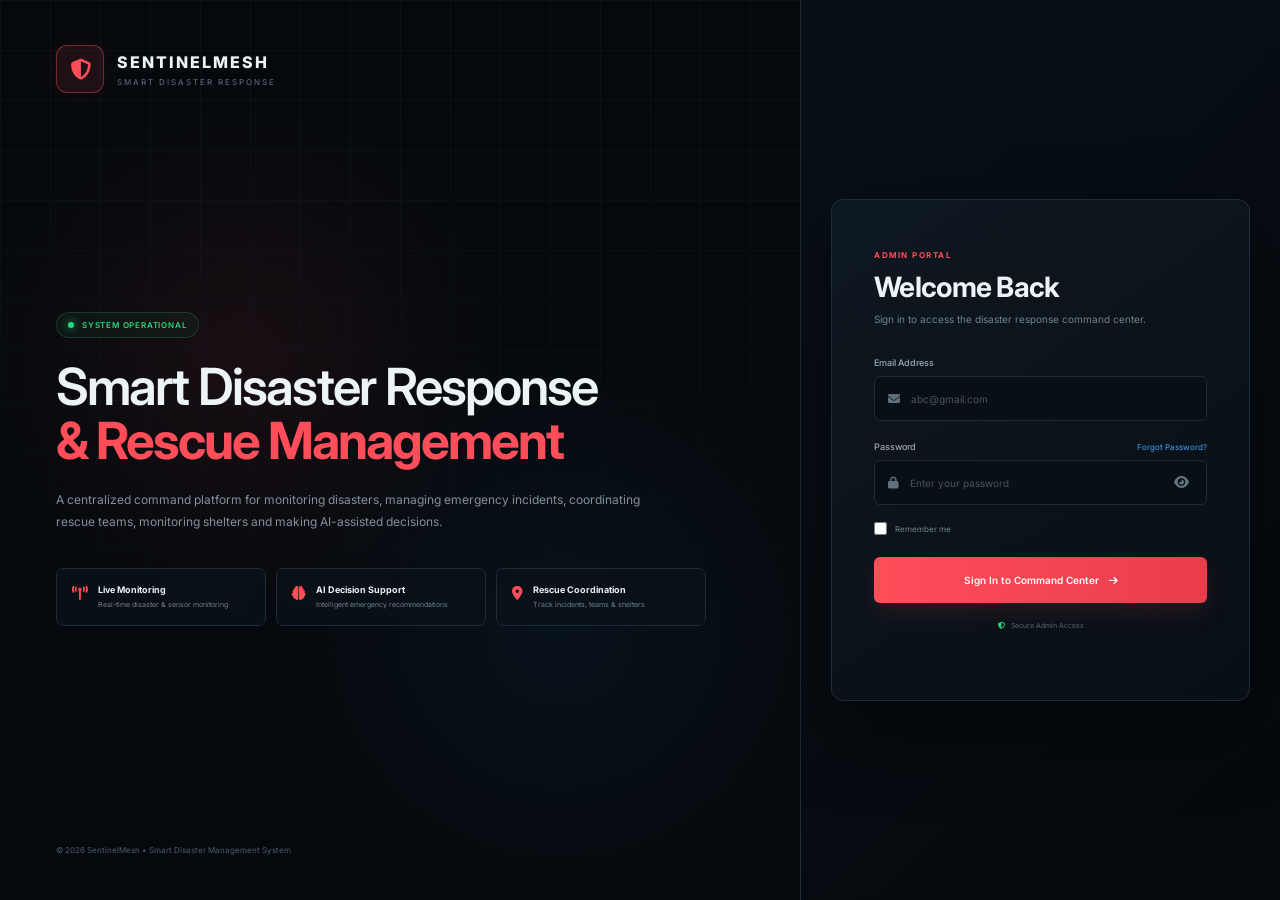
<file: index.html>
<!DOCTYPE html>
<html lang="en">
<head>
    <meta charset="UTF-8">
    <meta name="viewport" content="width=device-width, initial-scale=1.0">

    <title>SentinelMesh | Admin Login</title>

    <link rel="stylesheet" href="login.css">

    <link rel="stylesheet"
          href="https://cdnjs.cloudflare.com/ajax/libs/font-awesome/6.5.2/css/all.min.css">

    <link href="https://fonts.googleapis.com/css2?family=Inter:wght@400;500;600;700;800&display=swap"
          rel="stylesheet">
</head>

<body>

<div class="login-page">

    <!-- LEFT SIDE -->
    <div class="login-left">

        <div class="brand">
            <div class="brand-icon">
                <i class="fa-solid fa-shield-halved"></i>
            </div>

            <div>
                <h2>SENTINELMESH</h2>
                <span>SMART DISASTER RESPONSE</span>
            </div>
        </div>


        <div class="hero-content">

            <div class="status">
                <span></span>
                SYSTEM OPERATIONAL
            </div>

            <h1>
                Smart Disaster Response
                <strong>& Rescue Management</strong>
            </h1>

            <p>
                A centralized command platform for monitoring disasters,
                managing emergency incidents, coordinating rescue teams,
                monitoring shelters and making AI-assisted decisions.
            </p>


            <div class="features">

                <div class="feature">
                    <i class="fa-solid fa-tower-broadcast"></i>

                    <div>
                        <strong>Live Monitoring</strong>
                        <span>Real-time disaster & sensor monitoring</span>
                    </div>
                </div>


                <div class="feature">
                    <i class="fa-solid fa-brain"></i>

                    <div>
                        <strong>AI Decision Support</strong>
                        <span>Intelligent emergency recommendations</span>
                    </div>
                </div>


                <div class="feature">
                    <i class="fa-solid fa-location-dot"></i>

                    <div>
                        <strong>Rescue Coordination</strong>
                        <span>Track incidents, teams & shelters</span>
                    </div>
                </div>

            </div>

        </div>


        <div class="left-footer">
            © 2026 SentinelMesh • Smart Disaster Management System
        </div>

    </div>


    <!-- RIGHT SIDE -->
    <div class="login-right">

        <div class="login-card">

            <div class="mobile-logo">
                <div class="brand-icon">
                    <i class="fa-solid fa-shield-halved"></i>
                </div>

                <h2>SENTINELMESH</h2>
            </div>


            <div class="login-heading">

                <span class="small-title">
                    ADMIN PORTAL
                </span>

                <h1>Welcome Back</h1>

                <p>
                    Sign in to access the disaster response command center.
                </p>

            </div>


            <form id="loginForm">

                <!-- EMAIL -->

                <div class="input-group">

                    <label for="email">
                        Email Address
                    </label>

                    <div class="input-box">

                        <i class="fa-solid fa-envelope"></i>

                        <input
                            type="email"
                            id="email"
                            placeholder="abc@gmail.com"
                            required
                        >

                    </div>

                </div>


                <!-- PASSWORD -->

                <div class="input-group">

                    <div class="password-label">

                        <label for="password">
                            Password
                        </label>

                        <a href="#" onclick="forgotPassword(event)">
                            Forgot Password?
                        </a>

                    </div>


                    <div class="input-box">

                        <i class="fa-solid fa-lock"></i>

                        <input
                            type="password"
                            id="password"
                            placeholder="Enter your password"
                            required
                        >

                        <button
                            type="button"
                            class="show-password"
                            onclick="togglePassword()"
                        >
                            <i class="fa-solid fa-eye" id="eyeIcon"></i>
                        </button>

                    </div>

                </div>


                <!-- REMEMBER -->

                <div class="remember">

                    <label>

                        <input type="checkbox" id="remember">

                        <span>Remember me</span>

                    </label>

                </div>


                <!-- LOGIN BUTTON -->

                <button type="submit" class="login-button">

                    <span>Sign In to Command Center</span>

                    <i class="fa-solid fa-arrow-right"></i>

                </button>


                <div class="secure">

                    <i class="fa-solid fa-shield-halved"></i>

                    Secure Admin Access

                </div>


                <p id="loginMessage" class="login-message"></p>

            </form>

        </div>

    </div>

</div>


<script src="login.js"></script>

</body>
</html>
</file>
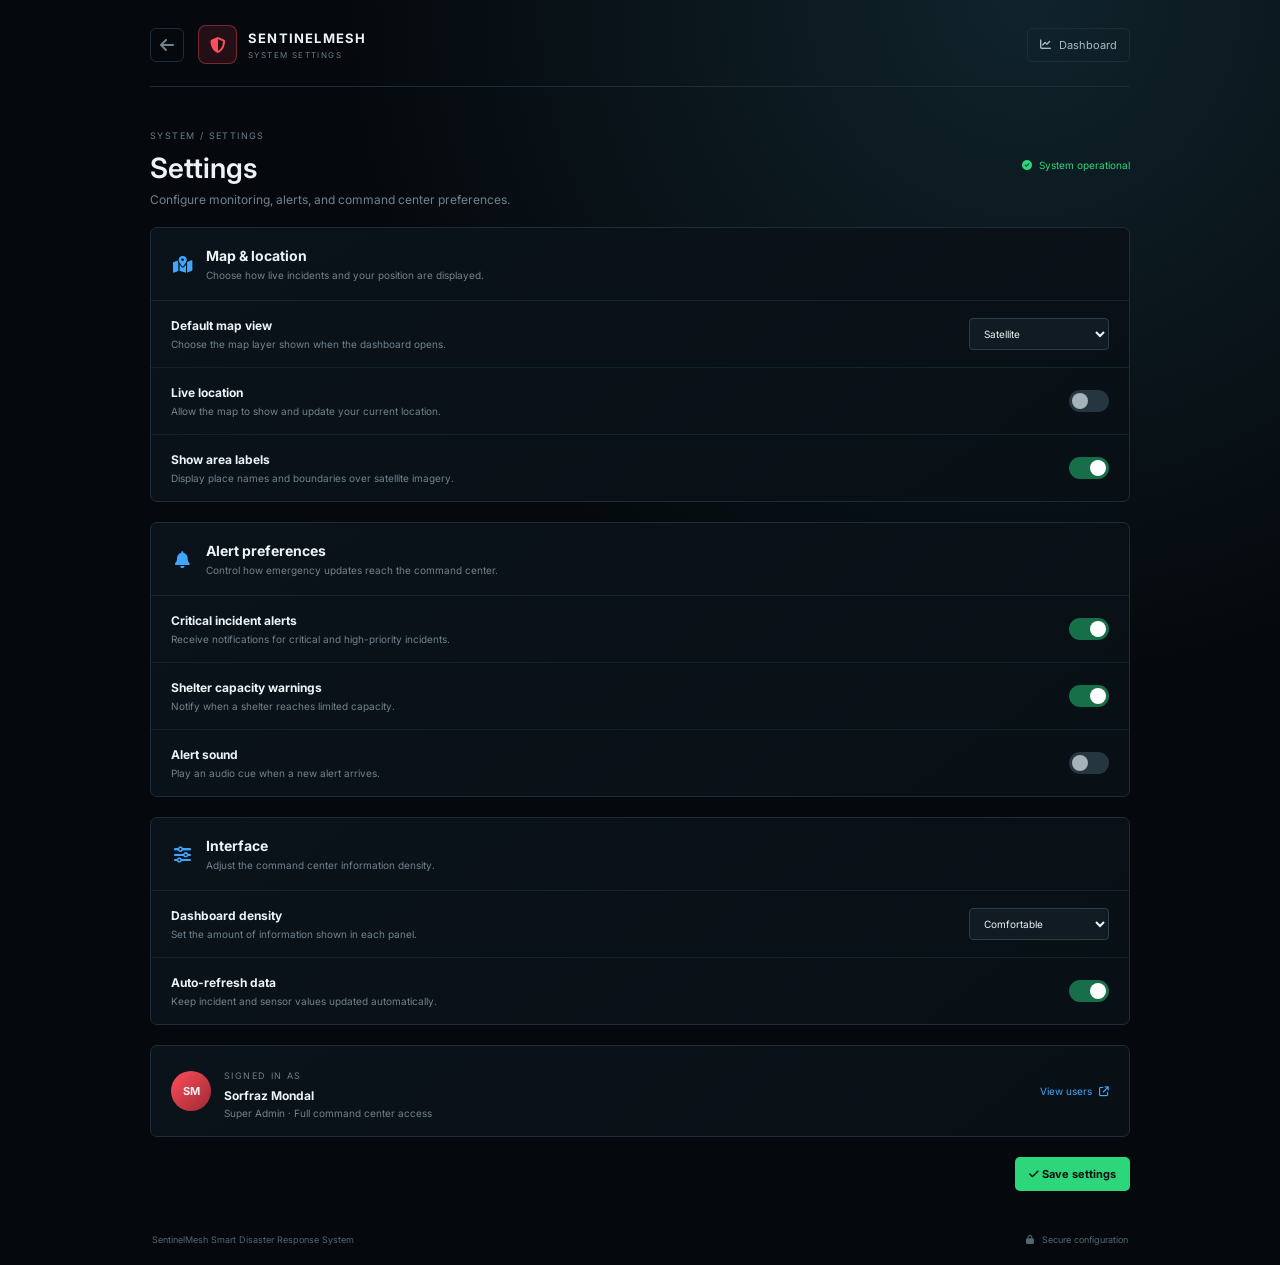
<file: settings.html>
<!DOCTYPE html>
<html lang="en">
<head>
    <meta charset="UTF-8">
    <meta name="viewport" content="width=device-width, initial-scale=1.0">

    <title>SentinelMesh | Settings</title>

    <link rel="stylesheet" href="settings.css">
    <link rel="stylesheet"
          href="https://cdnjs.cloudflare.com/ajax/libs/font-awesome/6.5.2/css/all.min.css">
    <link href="https://fonts.googleapis.com/css2?family=Inter:wght@400;500;600;700&display=swap"
          rel="stylesheet">
</head>
<body>
    <div class="settings-page">
        <header class="settings-header">
            <div class="brand-block">
                <a class="back-link" href="dashboard.html" aria-label="Back to dashboard">
                    <i class="fa-solid fa-arrow-left"></i>
                </a>
                <div class="brand-icon"><i class="fa-solid fa-shield-halved"></i></div>
                <div>
                    <h1>SENTINELMESH</h1>
                    <span>SYSTEM SETTINGS</span>
                </div>
            </div>
            <a class="dashboard-link" href="dashboard.html">
                <i class="fa-solid fa-chart-line"></i>
                Dashboard
            </a>
        </header>

        <main class="settings-main">
            <div class="page-heading">
                <div>
                    <span class="eyebrow">SYSTEM / SETTINGS</span>
                    <h2>Settings</h2>
                    <p>Configure monitoring, alerts, and command center preferences.</p>
                </div>
                <span class="status-badge"><i class="fa-solid fa-circle-check"></i> System operational</span>
            </div>

            <form id="settingsForm">
                <section class="settings-section">
                    <div class="section-heading">
                        <i class="fa-solid fa-map-location-dot"></i>
                        <div>
                            <h3>Map & location</h3>
                            <p>Choose how live incidents and your position are displayed.</p>
                        </div>
                    </div>
                    <div class="setting-row">
                        <div><strong>Default map view</strong><span>Choose the map layer shown when the dashboard opens.</span></div>
                        <select id="mapMode">
                            <option value="satellite">Satellite</option>
                            <option value="street">Street map</option>
                        </select>
                    </div>
                    <div class="setting-row">
                        <div><strong>Live location</strong><span>Allow the map to show and update your current location.</span></div>
                        <label class="switch"><input type="checkbox" id="liveLocation"><span></span></label>
                    </div>
                    <div class="setting-row">
                        <div><strong>Show area labels</strong><span>Display place names and boundaries over satellite imagery.</span></div>
                        <label class="switch"><input type="checkbox" id="areaLabels" checked><span></span></label>
                    </div>
                </section>

                <section class="settings-section">
                    <div class="section-heading">
                        <i class="fa-solid fa-bell"></i>
                        <div>
                            <h3>Alert preferences</h3>
                            <p>Control how emergency updates reach the command center.</p>
                        </div>
                    </div>
                    <div class="setting-row">
                        <div><strong>Critical incident alerts</strong><span>Receive notifications for critical and high-priority incidents.</span></div>
                        <label class="switch"><input type="checkbox" id="criticalAlerts" checked><span></span></label>
                    </div>
                    <div class="setting-row">
                        <div><strong>Shelter capacity warnings</strong><span>Notify when a shelter reaches limited capacity.</span></div>
                        <label class="switch"><input type="checkbox" id="shelterAlerts" checked><span></span></label>
                    </div>
                    <div class="setting-row">
                        <div><strong>Alert sound</strong><span>Play an audio cue when a new alert arrives.</span></div>
                        <label class="switch"><input type="checkbox" id="alertSound"><span></span></label>
                    </div>
                </section>

                <section class="settings-section">
                    <div class="section-heading">
                        <i class="fa-solid fa-sliders"></i>
                        <div>
                            <h3>Interface</h3>
                            <p>Adjust the command center information density.</p>
                        </div>
                    </div>
                    <div class="setting-row">
                        <div><strong>Dashboard density</strong><span>Set the amount of information shown in each panel.</span></div>
                        <select id="density">
                            <option value="comfortable">Comfortable</option>
                            <option value="compact">Compact</option>
                        </select>
                    </div>
                    <div class="setting-row">
                        <div><strong>Auto-refresh data</strong><span>Keep incident and sensor values updated automatically.</span></div>
                        <label class="switch"><input type="checkbox" id="autoRefresh" checked><span></span></label>
                    </div>
                </section>

                <section class="account-panel">
                    <div class="account-avatar">SM</div>
                    <div>
                        <span class="eyebrow">SIGNED IN AS</span>
                        <strong>Sorfraz Mondal</strong>
                        <small>Super Admin · Full command center access</small>
                    </div>
                    <a href="users.html">View users <i class="fa-solid fa-arrow-up-right-from-square"></i></a>
                </section>

                <div class="form-actions">
                    <span id="saveMessage" role="status" aria-live="polite"></span>
                    <button type="submit" class="save-button"><i class="fa-solid fa-check"></i> Save settings</button>
                </div>
            </form>
        </main>

        <footer>
            <span>SentinelMesh Smart Disaster Response System</span>
            <span><i class="fa-solid fa-lock"></i> Secure configuration</span>
        </footer>
    </div>

    <script src="settings.js"></script>
</body>
</html>
</file>
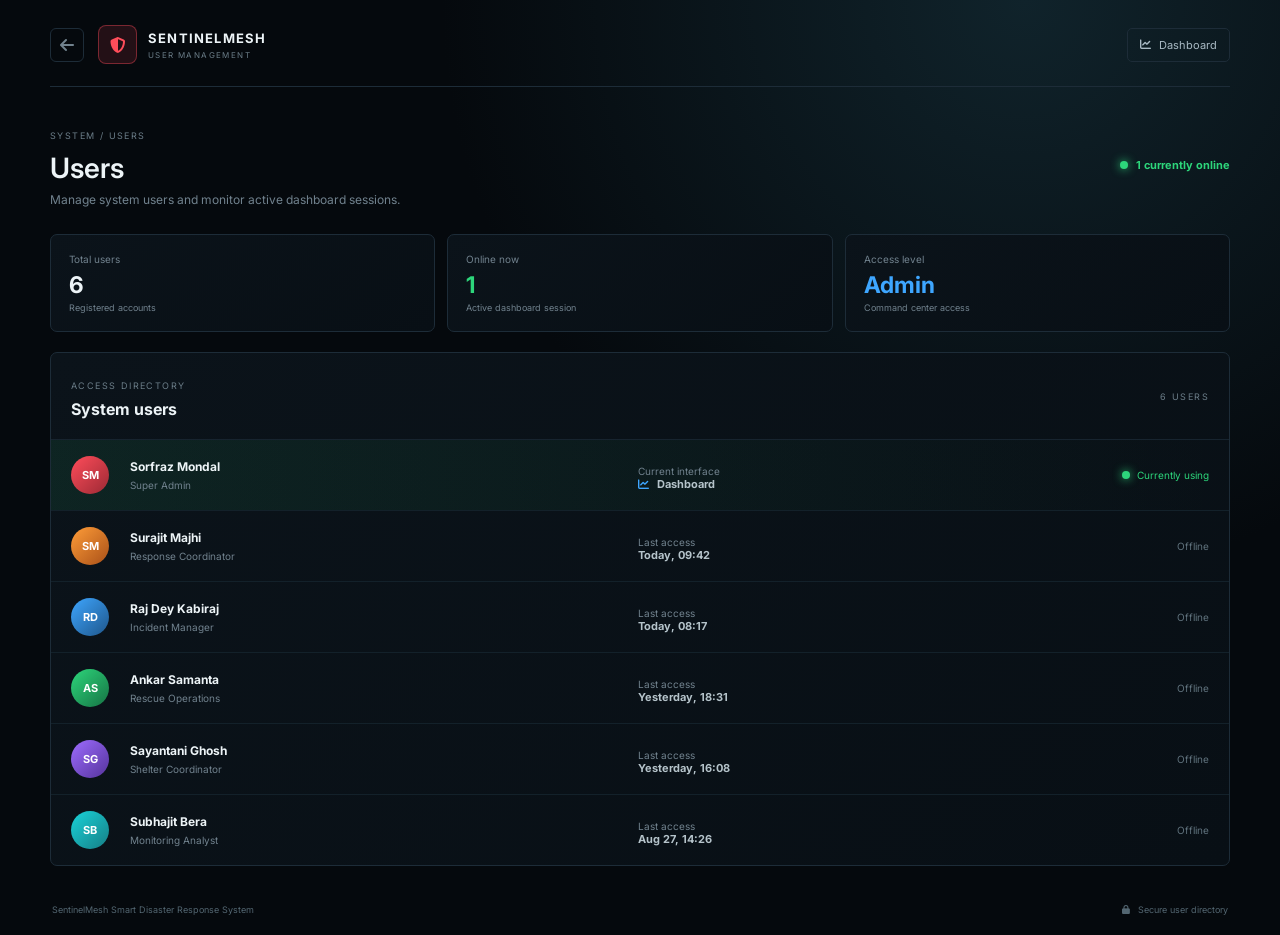
<file: users.html>
<!DOCTYPE html>
<html lang="en">
<head>
    <meta charset="UTF-8">
    <meta name="viewport" content="width=device-width, initial-scale=1.0">

    <title>SentinelMesh | Users</title>

    <link rel="stylesheet" href="users.css">
    <link rel="stylesheet"
          href="https://cdnjs.cloudflare.com/ajax/libs/font-awesome/6.5.2/css/all.min.css">
    <link href="https://fonts.googleapis.com/css2?family=Inter:wght@400;500;600;700&display=swap"
          rel="stylesheet">
</head>
<body>
    <div class="users-page">
        <header class="users-header">
            <div class="brand-block">
                <a class="back-link" href="dashboard.html" aria-label="Back to dashboard">
                    <i class="fa-solid fa-arrow-left"></i>
                </a>
                <div class="brand-icon"><i class="fa-solid fa-shield-halved"></i></div>
                <div>
                    <h1>SENTINELMESH</h1>
                    <span>USER MANAGEMENT</span>
                </div>
            </div>

            <a class="dashboard-link" href="dashboard.html">
                <i class="fa-solid fa-chart-line"></i>
                Dashboard
            </a>
        </header>

        <main class="users-main">
            <div class="page-heading">
                <div>
                    <span class="eyebrow">SYSTEM / USERS</span>
                    <h2>Users</h2>
                    <p>Manage system users and monitor active dashboard sessions.</p>
                </div>
                <div class="online-summary">
                    <span class="online-dot"></span>
                    <strong>1 currently online</strong>
                </div>
            </div>

            <section class="summary-grid" aria-label="User summary">
                <div class="summary-card">
                    <span>Total users</span>
                    <strong>6</strong>
                    <small>Registered accounts</small>
                </div>
                <div class="summary-card green-accent">
                    <span>Online now</span>
                    <strong>1</strong>
                    <small>Active dashboard session</small>
                </div>
                <div class="summary-card blue-accent">
                    <span>Access level</span>
                    <strong>Admin</strong>
                    <small>Command center access</small>
                </div>
            </section>

            <section class="user-panel">
                <div class="panel-heading">
                    <div>
                        <span class="eyebrow">ACCESS DIRECTORY</span>
                        <h3>System users</h3>
                    </div>
                    <span class="user-count">6 USERS</span>
                </div>

                <div class="user-list">
                    <article class="user-row active-user">
                        <div class="avatar red-avatar">SM</div>
                        <div class="user-identity">
                            <strong>Sorfraz Mondal</strong>
                            <span>Super Admin</span>
                        </div>
                        <div class="interface-cell">
                            <span>Current interface</span>
                            <strong><i class="fa-solid fa-chart-line"></i> Dashboard</strong>
                        </div>
                        <div class="user-state active-state"><span></span> Currently using</div>
                    </article>

                    <article class="user-row">
                        <div class="avatar orange-avatar">SM</div>
                        <div class="user-identity">
                            <strong>Surajit Majhi</strong>
                            <span>Response Coordinator</span>
                        </div>
                        <div class="interface-cell">
                            <span>Last access</span>
                            <strong>Today, 09:42</strong>
                        </div>
                        <div class="user-state offline-state">Offline</div>
                    </article>

                    <article class="user-row">
                        <div class="avatar blue-avatar">RD</div>
                        <div class="user-identity">
                            <strong>Raj Dey Kabiraj</strong>
                            <span>Incident Manager</span>
                        </div>
                        <div class="interface-cell">
                            <span>Last access</span>
                            <strong>Today, 08:17</strong>
                        </div>
                        <div class="user-state offline-state">Offline</div>
                    </article>

                    <article class="user-row">
                        <div class="avatar green-avatar">AS</div>
                        <div class="user-identity">
                            <strong>Ankar Samanta</strong>
                            <span>Rescue Operations</span>
                        </div>
                        <div class="interface-cell">
                            <span>Last access</span>
                            <strong>Yesterday, 18:31</strong>
                        </div>
                        <div class="user-state offline-state">Offline</div>
                    </article>

                    <article class="user-row">
                        <div class="avatar violet-avatar">SG</div>
                        <div class="user-identity">
                            <strong>Sayantani Ghosh</strong>
                            <span>Shelter Coordinator</span>
                        </div>
                        <div class="interface-cell">
                            <span>Last access</span>
                            <strong>Yesterday, 16:08</strong>
                        </div>
                        <div class="user-state offline-state">Offline</div>
                    </article>

                    <article class="user-row">
                        <div class="avatar cyan-avatar">SB</div>
                        <div class="user-identity">
                            <strong>Subhajit Bera</strong>
                            <span>Monitoring Analyst</span>
                        </div>
                        <div class="interface-cell">
                            <span>Last access</span>
                            <strong>Aug 27, 14:26</strong>
                        </div>
                        <div class="user-state offline-state">Offline</div>
                    </article>
                </div>
            </section>
        </main>

        <footer>
            <span>SentinelMesh Smart Disaster Response System</span>
            <span><i class="fa-solid fa-lock"></i> Secure user directory</span>
        </footer>
    </div>
</body>
</html>
</file>
<file: login.css>
* {
    margin: 0;
    padding: 0;
    box-sizing: border-box;
}

:root {
    --bg: #05090d;
    --panel: #0b131a;
    --panel-light: #101b23;
    --border: #1d2c38;

    --text: #edf4f7;
    --muted: #71828e;

    --red: #ff4d5a;
    --green: #2dd67b;
    --blue: #3ea6ff;
}

body {
    font-family: "Inter", sans-serif;

    background: var(--bg);

    color: var(--text);

    min-height: 100vh;
}


/* =========================================
   MAIN PAGE
========================================= */

.login-page {
    min-height: 100vh;

    display: grid;

    grid-template-columns: 1.25fr 0.75fr;
}


/* =========================================
   LEFT SIDE
========================================= */

.login-left {
    position: relative;

    min-height: 100vh;

    padding: 45px 7%;

    overflow: hidden;

    display: flex;

    flex-direction: column;

    justify-content: space-between;

    background:
        radial-gradient(
            circle at 30% 40%,
            rgba(255, 77, 90, .08),
            transparent 35%
        ),
        radial-gradient(
            circle at 70% 70%,
            rgba(62, 166, 255, .06),
            transparent 35%
        ),
        #05090d;
}


/* GRID EFFECT */

.login-left::before {
    content: "";

    position: absolute;

    inset: 0;

    opacity: .25;

    background-image:
        linear-gradient(#1c303b 1px, transparent 1px),
        linear-gradient(90deg, #1c303b 1px, transparent 1px);

    background-size: 50px 50px;

    mask-image:
        linear-gradient(
            to bottom,
            black,
            transparent 90%
        );

    pointer-events: none;
}


/* =========================================
   BRAND
========================================= */

.brand {
    position: relative;

    display: flex;

    align-items: center;

    gap: 13px;

    z-index: 1;
}

.brand-icon {
    width: 48px;
    height: 48px;

    border-radius: 11px;

    display: grid;

    place-items: center;

    background:
        rgba(255, 77, 90, .1);

    border:
        1px solid rgba(255, 77, 90, .4);

    color: var(--red);

    font-size: 21px;

    box-shadow:
        0 0 30px rgba(255, 77, 90, .08);
}

.brand h2 {
    font-size: 16px;

    letter-spacing: 2px;

    font-weight: 800;
}

.brand span {
    display: block;

    margin-top: 5px;

    color: #647581;

    font-size: 8px;

    letter-spacing: 2px;
}


/* =========================================
   HERO
========================================= */

.hero-content {
    position: relative;

    max-width: 650px;

    z-index: 1;
}

.status {
    display: inline-flex;

    align-items: center;

    gap: 8px;

    padding: 7px 11px;

    border-radius: 20px;

    color: var(--green);

    border: 1px solid rgba(45, 214, 123, .2);

    background: rgba(45, 214, 123, .05);

    font-size: 8px;

    font-weight: 600;

    letter-spacing: .8px;

    margin-bottom: 22px;
}

.status span {
    width: 6px;
    height: 6px;

    border-radius: 50%;

    background: var(--green);

    box-shadow:
        0 0 10px var(--green);
}

.hero-content h1 {
    font-size: clamp(35px, 4vw, 58px);

    line-height: 1.05;

    letter-spacing: -2px;

    font-weight: 600;

    max-width: 650px;
}

.hero-content h1 strong {
    display: block;

    color: var(--red);
}

.hero-content > p {
    color: #82919b;

    font-size: 12px;

    line-height: 1.8;

    max-width: 590px;

    margin-top: 22px;
}


/* =========================================
   FEATURES
========================================= */

.features {
    display: grid;

    grid-template-columns:
        repeat(3, 1fr);

    gap: 10px;

    margin-top: 35px;
}

.feature {
    padding: 15px;

    border: 1px solid var(--border);

    background: rgba(11, 19, 26, .7);

    border-radius: 7px;

    display: flex;

    gap: 10px;

    backdrop-filter: blur(8px);
}

.feature > i {
    color: var(--red);

    font-size: 14px;

    margin-top: 2px;
}

.feature strong {
    display: block;

    font-size: 9px;
}

.feature span {
    display: block;

    color: var(--muted);

    font-size: 7px;

    line-height: 1.5;

    margin-top: 5px;
}


/* =========================================
   FOOTER
========================================= */

.left-footer {
    position: relative;

    z-index: 1;

    color: #4d5e68;

    font-size: 8px;
}


/* =========================================
   RIGHT SIDE
========================================= */

.login-right {
    min-height: 100vh;

    display: flex;

    align-items: center;

    justify-content: center;

    padding: 30px;

    background:
        linear-gradient(
            135deg,
            #081017,
            #05090d
        );

    border-left: 1px solid var(--border);
}


/* =========================================
   LOGIN CARD
========================================= */

.login-card {
    width: 100%;

    max-width: 430px;

    padding: 42px;

    background:
        linear-gradient(
            145deg,
            rgba(14, 24, 32, .98),
            rgba(8, 15, 21, .98)
        );

    border: 1px solid var(--border);

    border-radius: 12px;

    box-shadow:
        0 30px 80px rgba(0,0,0,.45);
}


/* =========================================
   MOBILE LOGO
========================================= */

.mobile-logo {
    display: none;

    align-items: center;

    gap: 10px;

    margin-bottom: 30px;
}

.mobile-logo .brand-icon {
    width: 38px;
    height: 38px;

    font-size: 16px;
}

.mobile-logo h2 {
    font-size: 13px;

    letter-spacing: 1.5px;
}


/* =========================================
   HEADING
========================================= */

.login-heading {
    margin-bottom: 30px;
}

.small-title {
    color: var(--red);

    font-size: 8px;

    font-weight: 700;

    letter-spacing: 1.5px;
}

.login-heading h1 {
    font-size: 28px;

    margin-top: 8px;

    letter-spacing: -.7px;
}

.login-heading p {
    color: var(--muted);

    font-size: 10px;

    line-height: 1.6;

    margin-top: 7px;
}


/* =========================================
   INPUT
========================================= */

.input-group {
    margin-bottom: 20px;
}

.input-group label {
    display: block;

    color: #9caab3;

    font-size: 9px;

    font-weight: 500;

    margin-bottom: 8px;
}

.password-label {
    display: flex;

    justify-content: space-between;

    align-items: center;

    margin-bottom: 8px;
}

.password-label label {
    margin: 0;
}

.password-label a {
    color: var(--blue);

    text-decoration: none;

    font-size: 8px;
}

.input-box {
    height: 45px;

    display: flex;

    align-items: center;

    gap: 11px;

    padding: 0 13px;

    background: #080f15;

    border: 1px solid #1c2c37;

    border-radius: 6px;

    transition: .2s;
}

.input-box:focus-within {
    border-color: var(--red);

    box-shadow:
        0 0 0 3px rgba(255, 77, 90, .06);
}

.input-box > i {
    color: #60717d;

    font-size: 12px;
}

.input-box input {
    width: 100%;

    height: 100%;

    outline: none;

    border: none;

    background: transparent;

    color: white;

    font-family: inherit;

    font-size: 10px;
}

.input-box input::placeholder {
    color: #465660;
}


/* PASSWORD BUTTON */

.show-password {
    border: 0;

    background: transparent;

    color: #62737e;

    cursor: pointer;

    padding: 4px;
}

.show-password:hover {
    color: white;
}


/* =========================================
   REMEMBER
========================================= */

.remember {
    margin: -3px 0 22px;
}

.remember label {
    display: flex;

    align-items: center;

    gap: 8px;

    color: #73838e;

    font-size: 8px;

    cursor: pointer;
}

.remember input {
    accent-color: var(--red);
}


/* =========================================
   LOGIN BUTTON
========================================= */

.login-button {
    width: 100%;

    height: 46px;

    display: flex;

    align-items: center;

    justify-content: center;

    gap: 10px;

    border: 0;

    border-radius: 6px;

    background:
        linear-gradient(
            90deg,
            #ff4d5a,
            #e93d4b
        );

    color: white;

    font-family: inherit;

    font-size: 10px;

    font-weight: 600;

    cursor: pointer;

    transition: .2s;

    box-shadow:
        0 10px 25px rgba(255, 77, 90, .12);
}

.login-button:hover {
    transform: translateY(-1px);

    box-shadow:
        0 12px 30px rgba(255, 77, 90, .2);
}

.login-button:active {
    transform: translateY(0);
}


/* =========================================
   SECURE
========================================= */

.secure {
    display: flex;

    align-items: center;

    justify-content: center;

    gap: 6px;

    color: #52636d;

    font-size: 7px;

    margin-top: 18px;
}

.secure i {
    color: var(--green);
}


/* =========================================
   MESSAGE
========================================= */

.login-message {
    text-align: center;

    font-size: 8px;

    min-height: 15px;

    margin-top: 13px;
}

.login-message.success {
    color: var(--green);
}

.login-message.error {
    color: var(--red);
}


/* =========================================
   RESPONSIVE
========================================= */

@media (max-width: 1000px) {

    .login-page {
        grid-template-columns: 1fr;
    }

    .login-left {
        display: none;
    }

    .login-right {
        border: 0;

        background:
            radial-gradient(
                circle at center,
                #101d26,
                #05090d 70%
            );
    }

    .mobile-logo {
        display: flex;
    }

}


@media (max-width: 600px) {

    .login-right {
        padding: 20px;
        min-height: auto;
        display: flex;
        align-items: flex-start;
        padding-top: 30px;
    }

    .login-card {
        padding: 28px 22px;
        box-shadow: 0 15px 40px rgba(0,0,0,.3);
    }

    .login-heading h1 {
        font-size: 24px;
    }

    .login-heading p {
        font-size: 9px;
    }

    .input-box {
        height: 44px;
    }

    .input-box input {
        font-size: 14px; /* Better for mobile keyboards */
    }

    .mobile-logo .brand-icon {
        width: 36px;
        height: 36px;
        font-size: 14px;
    }

    .mobile-logo h2 {
        font-size: 12px;
    }

    .login-button {
        height: 44px;
        font-size: 11px;
    }

    form {
        width: 100%;
    }

}

@media (max-width: 400px) {

    .login-right {
        padding: 16px;
        padding-top: 20px;
    }

    .login-card {
        padding: 20px 16px;
        max-width: 100%;
    }

    .login-heading h1 {
        font-size: 22px;
        margin-top: 6px;
    }

    .login-heading p {
        font-size: 8px;
        margin-top: 5px;
    }

    .input-group {
        margin-bottom: 16px;
    }

    .input-box {
        height: 42px;
        padding: 0 10px;
        gap: 8px;
    }

    .input-box > i {
        font-size: 11px;
    }

    .input-box input::placeholder {
        font-size: 13px;
    }

    .remember {
        margin: -3px 0 18px;
    }

    .remember label {
        font-size: 7px;
        gap: 6px;
    }

    .login-button {
        height: 42px;
        font-size: 10px;
        gap: 8px;
    }

    .login-button i {
        font-size: 10px;
    }

    .secure {
        font-size: 6px;
        margin-top: 14px;
        gap: 4px;
    }

    .secure i {
        font-size: 8px;
    }

    .mobile-logo {
        margin-bottom: 20px;
    }

    .mobile-logo .brand-icon {
        width: 32px;
        height: 32px;
        font-size: 12px;
    }

    .mobile-logo h2 {
        font-size: 11px;
        letter-spacing: 1px;
    }

    .password-label {
        flex-direction: column;
        align-items: flex-start;
        gap: 6px;
    }

    .password-label a {
        font-size: 7px;
    }

    .small-title {
        font-size: 7px;
    }

}
</file>
<file: settings.css>
* {
    margin: 0;
    padding: 0;
    box-sizing: border-box;
}

:root {
    --bg: #05090d;
    --panel: #0b131a;
    --border: #1d2c38;
    --text: #edf4f7;
    --muted: #71828e;
    --red: #ff4d5a;
    --green: #2dd67b;
    --blue: #3ea6ff;
}

body {
    min-height: 100vh;
    background: radial-gradient(circle at 80% 0%, #10232b 0, var(--bg) 42%);
    color: var(--text);
    font-family: "Inter", sans-serif;
}

.settings-page {
    width: min(980px, calc(100% - 44px));
    min-height: 100vh;
    margin: 0 auto;
    padding: 25px 0 20px;
}

.settings-header,
.brand-block,
.page-heading,
.dashboard-link,
.status-badge,
.section-heading,
.setting-row,
.account-panel,
.form-actions {
    display: flex;
    align-items: center;
}

.settings-header {
    justify-content: space-between;
    padding-bottom: 22px;
    border-bottom: 1px solid var(--border);
}

.brand-block { gap: 11px; }

.back-link {
    display: grid;
    place-items: center;
    width: 34px;
    height: 34px;
    margin-right: 3px;
    border: 1px solid var(--border);
    border-radius: 6px;
    color: var(--muted);
    text-decoration: none;
}

.back-link:hover,
.dashboard-link:hover,
.account-panel a:hover { color: white; border-color: #3d6478; }

.brand-icon {
    display: grid;
    place-items: center;
    width: 39px;
    height: 39px;
    border: 1px solid rgba(255, 77, 90, .4);
    border-radius: 8px;
    background: rgba(255, 77, 90, .12);
    color: var(--red);
}

.brand-block h1 { font-size: 13px; letter-spacing: 1.2px; }
.brand-block span { display: block; margin-top: 4px; color: #6b7d88; font-size: 8px; letter-spacing: 1.4px; }

.dashboard-link {
    gap: 8px;
    padding: 9px 12px;
    border: 1px solid var(--border);
    border-radius: 5px;
    color: #a9bac4;
    font-size: 11px;
    text-decoration: none;
}

.settings-main { padding: 36px 0 20px; }
.page-heading { justify-content: space-between; gap: 20px; }
.eyebrow { color: #6b7d88; font-size: 9px; letter-spacing: 1.4px; }
.page-heading h2 { margin-top: 8px; font-size: 28px; font-weight: 600; }
.page-heading p { margin-top: 7px; color: var(--muted); font-size: 12px; }

.status-badge { gap: 7px; color: var(--green); font-size: 10px; white-space: nowrap; }

.settings-section,
.account-panel {
    margin-top: 20px;
    border: 1px solid var(--border);
    border-radius: 7px;
    background: linear-gradient(145deg, #0b131a, #080f15);
}

.section-heading {
    gap: 13px;
    padding: 19px 20px;
    border-bottom: 1px solid #17242f;
}

.section-heading > i { width: 22px; color: var(--blue); font-size: 17px; text-align: center; }
.section-heading h3 { font-size: 14px; }
.section-heading p { margin-top: 5px; color: var(--muted); font-size: 10px; }

.setting-row {
    justify-content: space-between;
    gap: 25px;
    padding: 17px 20px;
    border-bottom: 1px solid #13212a;
}

.setting-row:last-child { border-bottom: 0; }
.setting-row strong { display: block; font-size: 12px; }
.setting-row div span { display: block; margin-top: 5px; color: var(--muted); font-size: 10px; }

select {
    min-width: 140px;
    padding: 8px 10px;
    border: 1px solid #2a3d49;
    border-radius: 4px;
    background: #101b23;
    color: var(--text);
    font: inherit;
    font-size: 10px;
}

.switch { position: relative; display: inline-block; width: 40px; height: 22px; flex: 0 0 auto; }
.switch input { width: 0; height: 0; opacity: 0; }
.switch span { position: absolute; inset: 0; border-radius: 12px; background: #263640; cursor: pointer; transition: .2s; }
.switch span::before { content: ""; position: absolute; width: 16px; height: 16px; left: 3px; top: 3px; border-radius: 50%; background: #a4b2b9; transition: .2s; }
.switch input:checked + span { background: #176f4a; }
.switch input:checked + span::before { transform: translateX(18px); background: white; }

.account-panel { gap: 13px; padding: 17px 20px; }
.account-avatar { display: grid; place-items: center; width: 40px; height: 40px; border-radius: 50%; background: linear-gradient(135deg, #ff4d5a, #9c2934); font-size: 11px; font-weight: 700; }
.account-panel strong { display: block; margin-top: 5px; font-size: 12px; }
.account-panel small { display: block; margin-top: 4px; color: var(--muted); font-size: 10px; }
.account-panel a { margin-left: auto; color: var(--blue); font-size: 10px; text-decoration: none; }
.account-panel a i { margin-left: 4px; }

.form-actions { justify-content: flex-end; gap: 15px; padding: 20px 0 5px; }
#saveMessage { color: var(--green); font-size: 10px; }
.save-button { padding: 10px 14px; border: 0; border-radius: 5px; background: var(--green); color: #04100a; font: inherit; font-size: 11px; font-weight: 700; cursor: pointer; }
.save-button:hover { background: #58e59a; }

footer { display: flex; justify-content: space-between; padding: 18px 2px 0; color: #536671; font-size: 9px; }
footer i { margin-right: 5px; }

@media (max-width: 650px) {
    .settings-page { width: min(100% - 24px, 560px); padding-top: 14px; }
    .settings-header, .page-heading, footer { align-items: flex-start; flex-direction: column; gap: 15px; }
    .dashboard-link { align-self: stretch; justify-content: center; }
    .status-badge { align-self: flex-start; }
    .setting-row { align-items: flex-start; }
    .setting-row div { max-width: 75%; }
    .account-panel { align-items: flex-start; flex-wrap: wrap; }
    .account-panel a { width: 100%; margin-left: 53px; }
    .form-actions { align-items: flex-end; flex-direction: column; }
}
</file>
<file: users.css>
* {
    margin: 0;
    padding: 0;
    box-sizing: border-box;
}

:root {
    --bg: #05090d;
    --panel: #0b131a;
    --panel-light: #101b23;
    --border: #1d2c38;
    --text: #edf4f7;
    --muted: #71828e;
    --red: #ff4d5a;
    --orange: #ff9d38;
    --green: #2dd67b;
    --blue: #3ea6ff;
    --cyan: #19d3d9;
}

body {
    min-height: 100vh;
    background: radial-gradient(circle at 80% 0%, #10232b 0, var(--bg) 42%);
    color: var(--text);
    font-family: "Inter", sans-serif;
}

.users-page {
    width: min(1180px, calc(100% - 44px));
    min-height: 100vh;
    margin: 0 auto;
    padding: 25px 0 20px;
}

.users-header,
.brand-block,
.page-heading,
.online-summary,
.user-row,
.user-state,
.dashboard-link {
    display: flex;
    align-items: center;
}

.users-header {
    justify-content: space-between;
    padding-bottom: 22px;
    border-bottom: 1px solid var(--border);
}

.brand-block {
    gap: 11px;
}

.back-link {
    display: grid;
    place-items: center;
    width: 34px;
    height: 34px;
    margin-right: 3px;
    border: 1px solid var(--border);
    border-radius: 6px;
    color: var(--muted);
    text-decoration: none;
}

.back-link:hover,
.dashboard-link:hover {
    color: white;
    border-color: #3d6478;
}

.brand-icon {
    display: grid;
    place-items: center;
    width: 39px;
    height: 39px;
    border: 1px solid rgba(255, 77, 90, .4);
    border-radius: 8px;
    background: rgba(255, 77, 90, .12);
    color: var(--red);
}

.brand-block h1 {
    font-size: 13px;
    letter-spacing: 1.2px;
}

.brand-block span,
.eyebrow,
.user-count {
    color: #6b7d88;
    font-size: 9px;
    letter-spacing: 1.4px;
}

.brand-block span {
    display: block;
    margin-top: 4px;
    font-size: 8px;
}

.dashboard-link {
    gap: 8px;
    padding: 9px 12px;
    border: 1px solid var(--border);
    border-radius: 5px;
    color: #a9bac4;
    font-size: 11px;
    text-decoration: none;
}

.users-main {
    padding: 36px 0 20px;
}

.page-heading {
    justify-content: space-between;
    gap: 20px;
}

.page-heading h2 {
    margin-top: 8px;
    font-size: 28px;
    font-weight: 600;
}

.page-heading p {
    margin-top: 7px;
    color: var(--muted);
    font-size: 12px;
}

.online-summary {
    gap: 8px;
    color: var(--green);
    font-size: 11px;
    white-space: nowrap;
}

.online-dot,
.user-state span {
    width: 8px;
    height: 8px;
    border-radius: 50%;
    background: var(--green);
    box-shadow: 0 0 10px var(--green);
}

.summary-grid {
    display: grid;
    grid-template-columns: repeat(3, 1fr);
    gap: 12px;
    margin: 27px 0 20px;
}

.summary-card,
.user-panel {
    border: 1px solid var(--border);
    border-radius: 7px;
    background: linear-gradient(145deg, #0b131a, #080f15);
}

.summary-card {
    padding: 18px;
}

.summary-card span,
.summary-card small {
    display: block;
    color: var(--muted);
    font-size: 10px;
}

.summary-card strong {
    display: block;
    margin: 6px 0 3px;
    font-size: 23px;
}

.summary-card small {
    font-size: 9px;
}

.green-accent strong {
    color: var(--green);
}

.blue-accent strong {
    color: var(--blue);
}

.user-panel {
    overflow: hidden;
}

.panel-heading {
    display: flex;
    align-items: center;
    justify-content: space-between;
    padding: 20px;
    border-bottom: 1px solid #17242f;
}

.panel-heading h3 {
    margin-top: 6px;
    font-size: 16px;
}

.user-list {
    display: grid;
}

.user-row {
    display: grid;
    grid-template-columns: 44px minmax(190px, 1.2fr) minmax(180px, 1fr) 145px;
    gap: 15px;
    padding: 16px 20px;
    border-bottom: 1px solid #13212a;
}

.user-row:last-child {
    border-bottom: 0;
}

.active-user {
    background: linear-gradient(90deg, rgba(45, 214, 123, .09), transparent);
}

.avatar {
    display: grid;
    place-items: center;
    width: 38px;
    height: 38px;
    border-radius: 50%;
    color: white;
    font-size: 11px;
    font-weight: 700;
}

.red-avatar { background: linear-gradient(135deg, #ff4d5a, #9c2934); }
.orange-avatar { background: linear-gradient(135deg, #ff9d38, #a95018); }
.blue-avatar { background: linear-gradient(135deg, #3ea6ff, #1e568b); }
.green-avatar { background: linear-gradient(135deg, #2dd67b, #167344); }
.violet-avatar { background: linear-gradient(135deg, #9d6cff, #55339b); }
.cyan-avatar { background: linear-gradient(135deg, #19d3d9, #167e85); }

.user-identity strong,
.interface-cell strong {
    display: block;
    font-size: 12px;
}

.user-identity span,
.interface-cell span {
    display: block;
    margin-top: 5px;
    color: var(--muted);
    font-size: 10px;
}

.interface-cell strong {
    color: #b5c3ca;
    font-size: 11px;
}

.interface-cell i {
    margin-right: 5px;
    color: var(--blue);
}

.user-state {
    justify-content: flex-end;
    gap: 7px;
    color: #60727d;
    font-size: 10px;
    white-space: nowrap;
}

.active-state {
    color: var(--green);
}

footer {
    display: flex;
    justify-content: space-between;
    padding: 18px 2px 0;
    color: #536671;
    font-size: 9px;
}

footer i {
    margin-right: 5px;
}

@media (max-width: 760px) {
    .users-page {
        width: min(100% - 24px, 560px);
        padding-top: 14px;
    }

    .users-header,
    .page-heading,
    footer {
        align-items: flex-start;
        flex-direction: column;
    }

    .dashboard-link {
        align-self: stretch;
        justify-content: center;
    }

    .summary-grid {
        grid-template-columns: 1fr;
    }

    .user-row {
        grid-template-columns: 44px 1fr auto;
        gap: 10px;
    }

    .interface-cell {
        grid-column: 2 / -1;
    }

    .user-state {
        grid-column: 3;
        grid-row: 1;
    }
}
</file>
